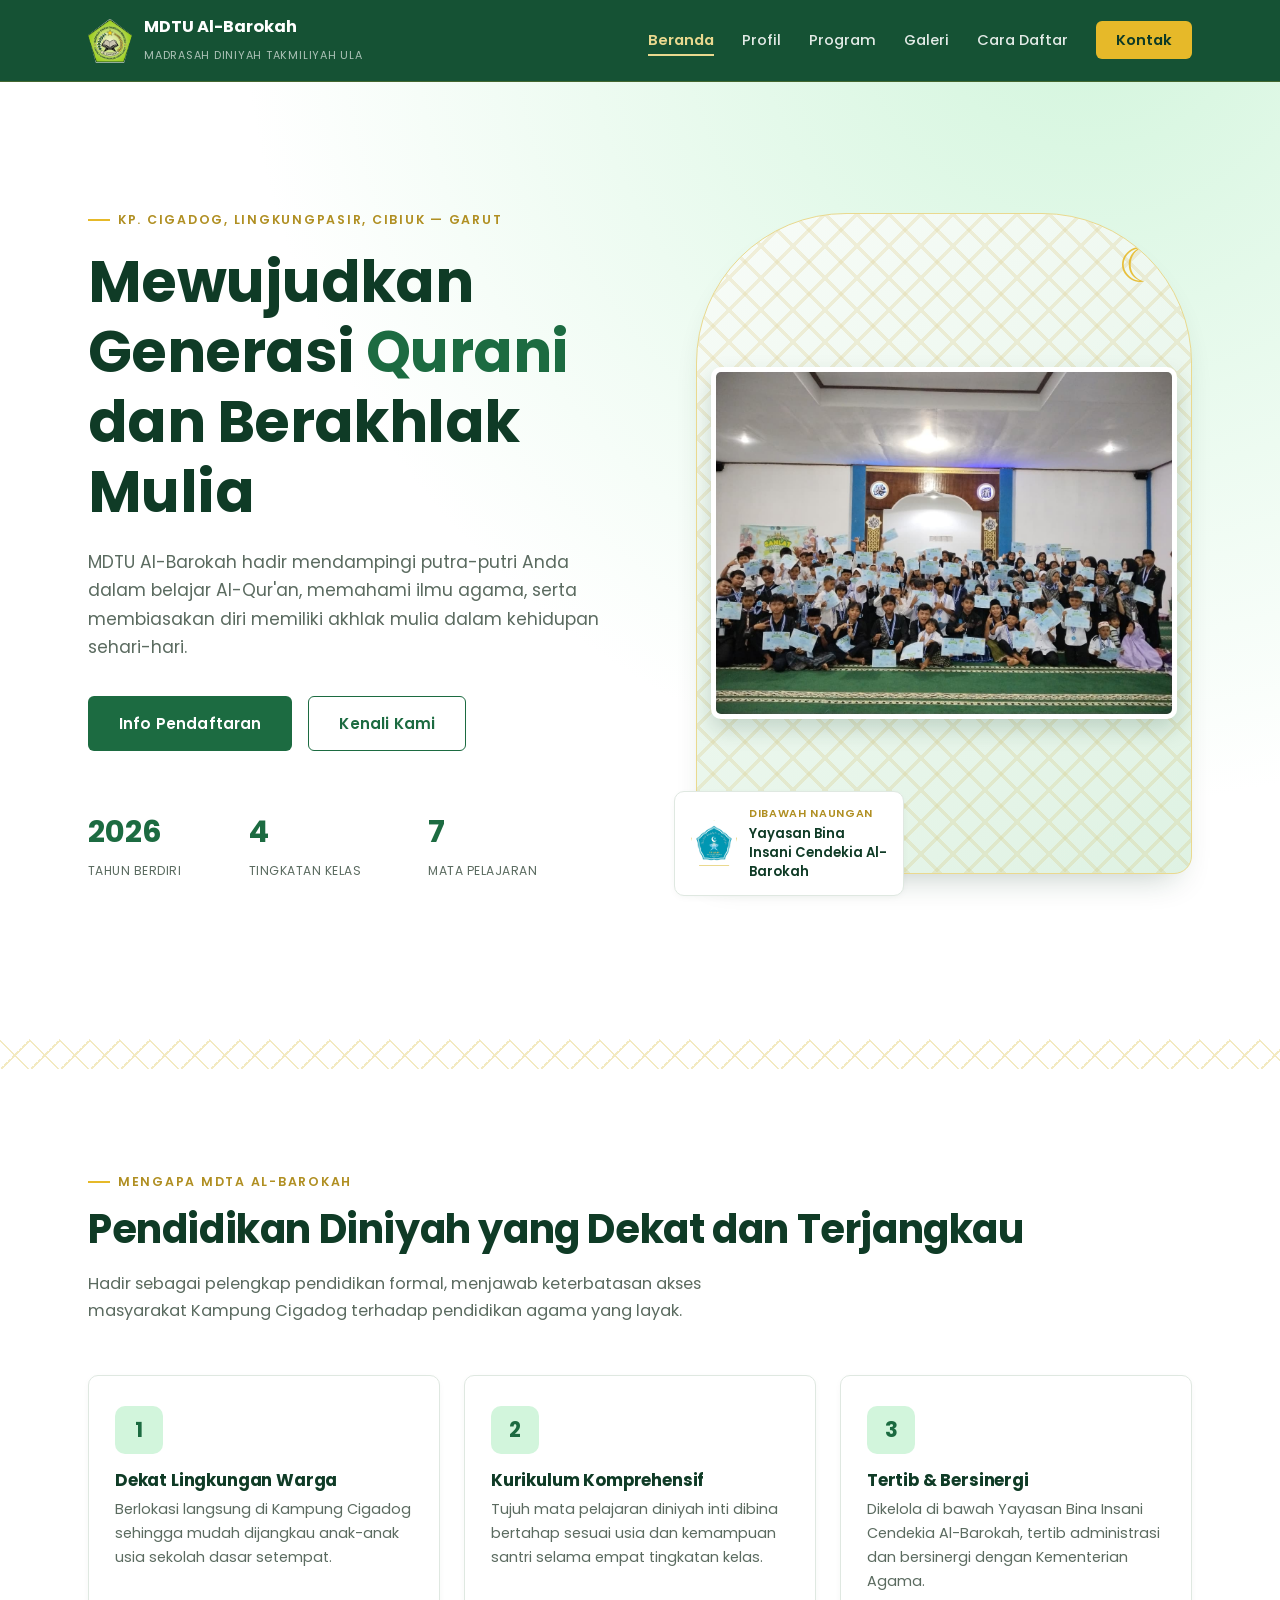
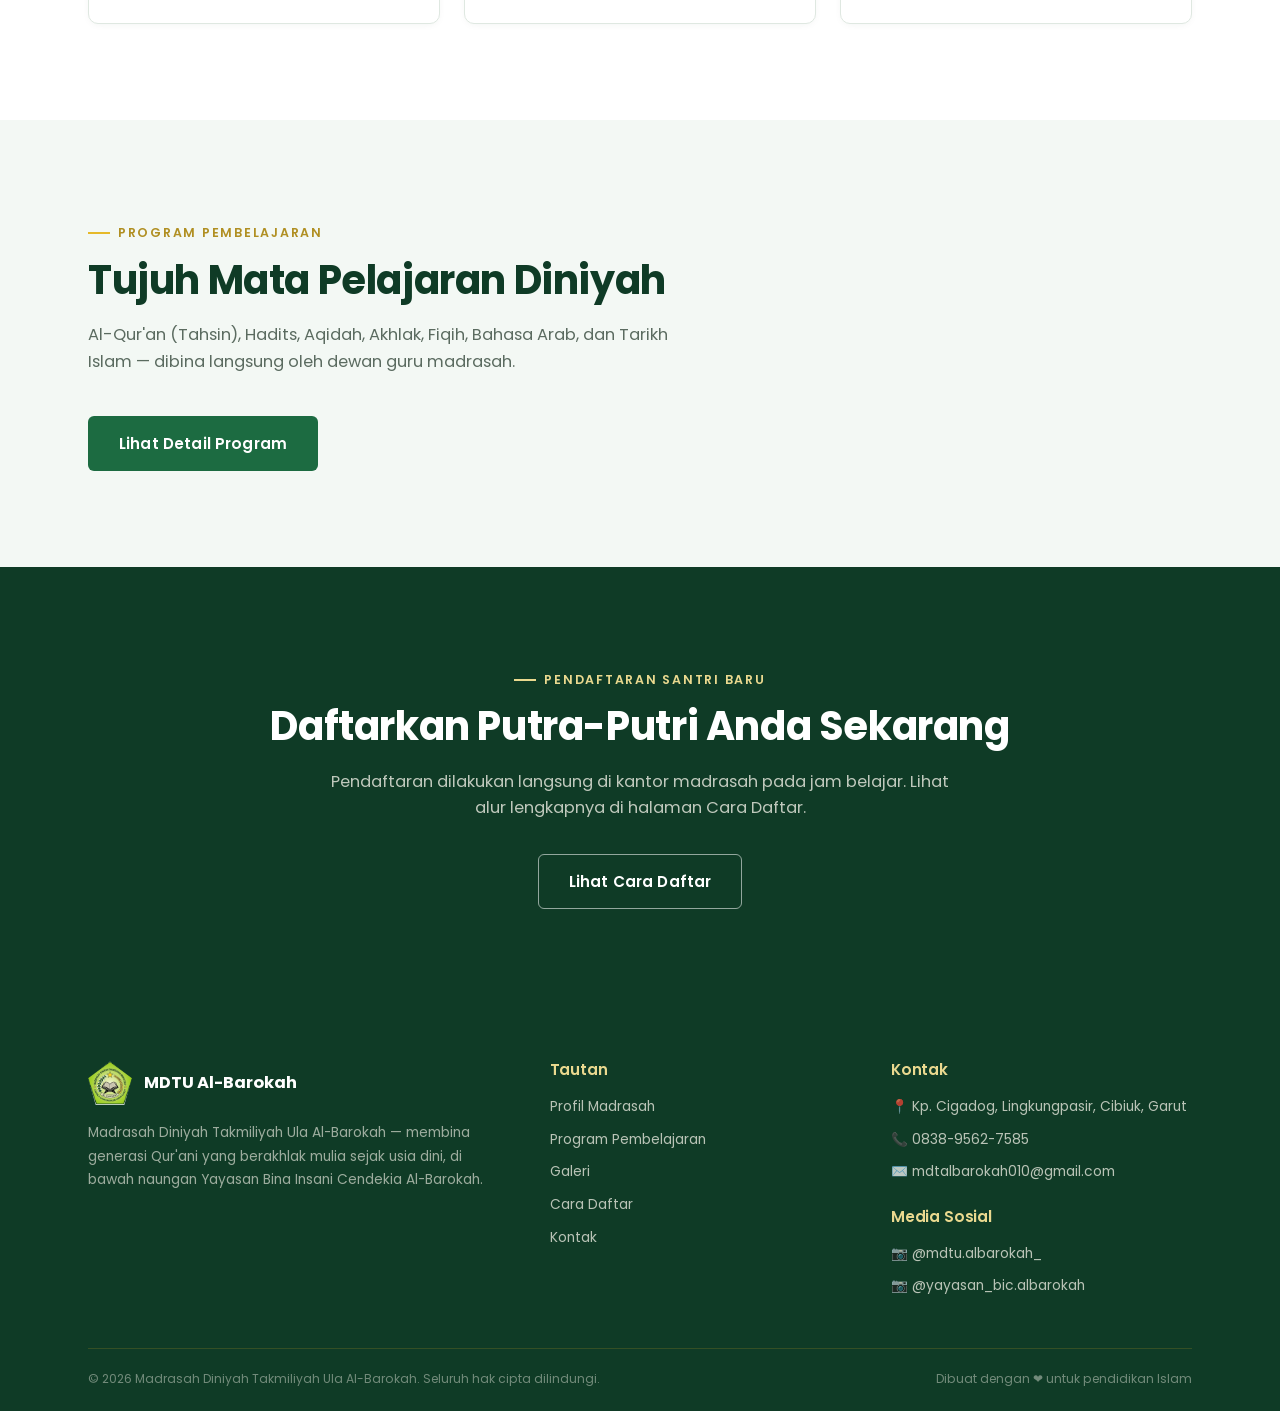
<file: index.html>
<!DOCTYPE html>
<html lang="id">
<head>
<meta charset="UTF-8">
<meta name="viewport" content="width=device-width, initial-scale=1.0">
<title>MDTU Al-Barokah — Beranda</title>
<meta name="description" content="Madrasah Diniyah Takmiliyah Ula Al-Barokah, Kp. Cigadog, Lingkungpasir, Cibiuk, Garut.">
<link rel="preconnect" href="https://fonts.googleapis.com">
<link rel="preconnect" href="https://fonts.gstatic.com" crossorigin>
<link href="https://fonts.googleapis.com/css2?family=Poppins:wght@300;400;500;600;700;800&display=swap" rel="stylesheet">
<link rel="stylesheet" href="css/style.css">
</head>
<body>

<header>
  <div class="nav-wrap">
    <a href="index.html" class="logo">
      <div class="logo-mark"><img src="assets/logo-mdta.jpeg" alt="Logo MDTA Al-Barokah"></div>
      <div class="logo-text">
        <span class="name">MDTU Al-Barokah</span>
        <span class="tagline">Madrasah Diniyah Takmiliyah Ula</span>
      </div>
    </a>
    <nav id="mainNav">
      <ul>
        <li><a href="index.html" class="active">Beranda</a></li>
        <li><a href="profil.html">Profil</a></li>
        <li><a href="program.html">Program</a></li>
        <li><a href="galeri.html">Galeri</a></li>
        <li><a href="pendaftaran.html">Cara Daftar</a></li>
        <li><a href="kontak.html" class="nav-cta">Kontak</a></li>
      </ul>
    </nav>
    <button class="burger" id="burger" aria-label="Buka menu"><span></span><span></span><span></span></button>
  </div>
</header>

<section class="hero">
  <div class="hero-inner">
    <div class="hero-text">
      <span class="eyebrow">Kp. Cigadog, Lingkungpasir, Cibiuk — Garut</span>
      <h1>Mewujudkan Generasi <em>Qurani</em> dan Berakhlak Mulia</h1>
      <p>MDTU Al-Barokah hadir mendampingi putra-putri Anda dalam belajar Al-Qur'an, memahami ilmu agama, serta membiasakan diri memiliki akhlak mulia dalam kehidupan sehari-hari.</p>
    <div class="hero-actions">
        <a href="pendaftaran.html" class="btn btn-green">Info Pendaftaran</a>
        <a href="profil.html" class="btn btn-outline">Kenali Kami</a>
      </div>
      <div class="hero-stats">
        <div><strong>2026</strong><span>Tahun Berdiri</span></div>
        <div><strong>4</strong><span>Tingkatan Kelas</span></div>
        <div><strong>7</strong><span>Mata Pelajaran</span></div>
      </div>
    </div>
<div class="hero-photo reveal">
  <div class="hero-frame">
    <img src="assets/beranda 1.png"
      alt="Gedung MDTA Al-Barokah">
  </div>

  <div class="hero-photo-badge">
  <div class="badge-logo">
    <img src="assets/logo-yayasan.png"
      alt="Logo Yayasan Bina Insani Cendekia Al-Barokah">
  </div>

  <p>
    <span>Dibawah naungan</span>
    Yayasan Bina Insani Cendekia Al-Barokah
  </p>
</div>
</div>
  </div>
</section>

<div class="lattice-divider"></div>

<section>
  <div class="container">
    <span class="eyebrow">Mengapa MDTA Al-Barokah</span>
    <h2 class="section-title">Pendidikan Diniyah yang Dekat dan Terjangkau</h2>
    <p class="section-sub">Hadir sebagai pelengkap pendidikan formal, menjawab keterbatasan akses masyarakat Kampung Cigadog terhadap pendidikan agama yang layak.</p>
    <div class="value-grid">
      <div class="value-card reveal">
        <div class="icon">1</div>
        <h4>Dekat Lingkungan Warga</h4>
        <p>Berlokasi langsung di Kampung Cigadog sehingga mudah dijangkau anak-anak usia sekolah dasar setempat.</p>
      </div>
      <div class="value-card reveal">
        <div class="icon">2</div>
        <h4>Kurikulum Komprehensif</h4>
        <p>Tujuh mata pelajaran diniyah inti dibina bertahap sesuai usia dan kemampuan santri selama empat tingkatan kelas.</p>
      </div>
      <div class="value-card reveal">
        <div class="icon">3</div>
        <h4>Tertib &amp; Bersinergi</h4>
        <p>Dikelola di bawah Yayasan Bina Insani Cendekia Al-Barokah, tertib administrasi dan bersinergi dengan Kementerian Agama.</p>
      </div>
    </div>
  </div>
</section>

<section class="bg-soft">
  <div class="container">
    <span class="eyebrow">Program Pembelajaran</span>
    <h2 class="section-title">Tujuh Mata Pelajaran Diniyah</h2>
    <p class="section-sub">Al-Qur'an (Tahsin), Hadits, Aqidah, Akhlak, Fiqih, Bahasa Arab, dan Tarikh Islam — dibina langsung oleh dewan guru madrasah.</p>
    <div style="margin-top:40px;">
      <a href="program.html" class="btn btn-green">Lihat Detail Program</a>
    </div>
  </div>
</section>

<section class="daftar">
  <div class="container" style="text-align:center;">
    <span class="eyebrow" style="justify-content:center;">Pendaftaran Santri Baru</span>
    <h2 class="section-title" style="color:#fff;">Daftarkan Putra-Putri Anda Sekarang</h2>
    <p class="section-sub" style="margin:0 auto 32px;">Pendaftaran dilakukan langsung di kantor madrasah pada jam belajar. Lihat alur lengkapnya di halaman Cara Daftar.</p>
    <a href="pendaftaran.html" class="btn btn-outline-light">Lihat Cara Daftar</a>
  </div>
</section>

<footer>
  <div class="container">
    <div class="footer-grid">
      <div>
        <a href="index.html" class="logo" style="margin-bottom:16px;">
          <div class="logo-mark"><img src="assets/logo-mdta.jpeg" alt="Logo MDTA Al-Barokah"></div>
          <div class="logo-text"><span class="name">MDTU Al-Barokah</span></div>
        </a>
        <p>Madrasah Diniyah Takmiliyah Ula Al-Barokah — membina generasi Qur'ani yang berakhlak mulia sejak usia dini, di bawah naungan Yayasan Bina Insani Cendekia Al-Barokah.</p>
      </div>
      <div>
        <h4>Tautan</h4>
        <ul>
          <li><a href="profil.html">Profil Madrasah</a></li>
          <li><a href="program.html">Program Pembelajaran</a></li>
          <li><a href="galeri.html">Galeri</a></li>
          <li><a href="pendaftaran.html">Cara Daftar</a></li>
          <li><a href="kontak.html">Kontak</a></li>
        </ul>
      </div>
      <div>
        <h4>Kontak</h4>
        <ul class="kontak-footer-list">
          <li><span class="kontak-icon-item">📍</span> Kp. Cigadog, Lingkungpasir, Cibiuk, Garut</li>
          <li><span class="kontak-icon-item">📞</span> 0838-9562-7585</li>
          <li><span class="kontak-icon-item">✉️</span> mdtalbarokah010@gmail.com</li>
        </ul>
        <h4 style="margin-top:24px;">Media Sosial</h4>
        <ul class="kontak-footer-list">
          <li>
            <a href="https://www.instagram.com/mdtu.albarokah_/" target="_blank" rel="noopener">
              <span class="kontak-icon-item">📷</span> @mdtu.albarokah_
            </a>
          </li>
          <li>
            <a href="https://www.instagram.com/yayasan_bic.albarokah/" target="_blank" rel="noopener">
              <span class="kontak-icon-item">📷</span> @yayasan_bic.albarokah
            </a>
          </li>
        </ul>
      </div>
    </div>
    <div class="footer-bottom">
      <span>© 2026 Madrasah Diniyah Takmiliyah Ula Al-Barokah. Seluruh hak cipta dilindungi.</span>
      <span>Dibuat dengan ❤ untuk pendidikan Islam</span>
    </div>
  </div>
</footer>

<script src="js/main.js"></script>
</body>
</html>
</file>
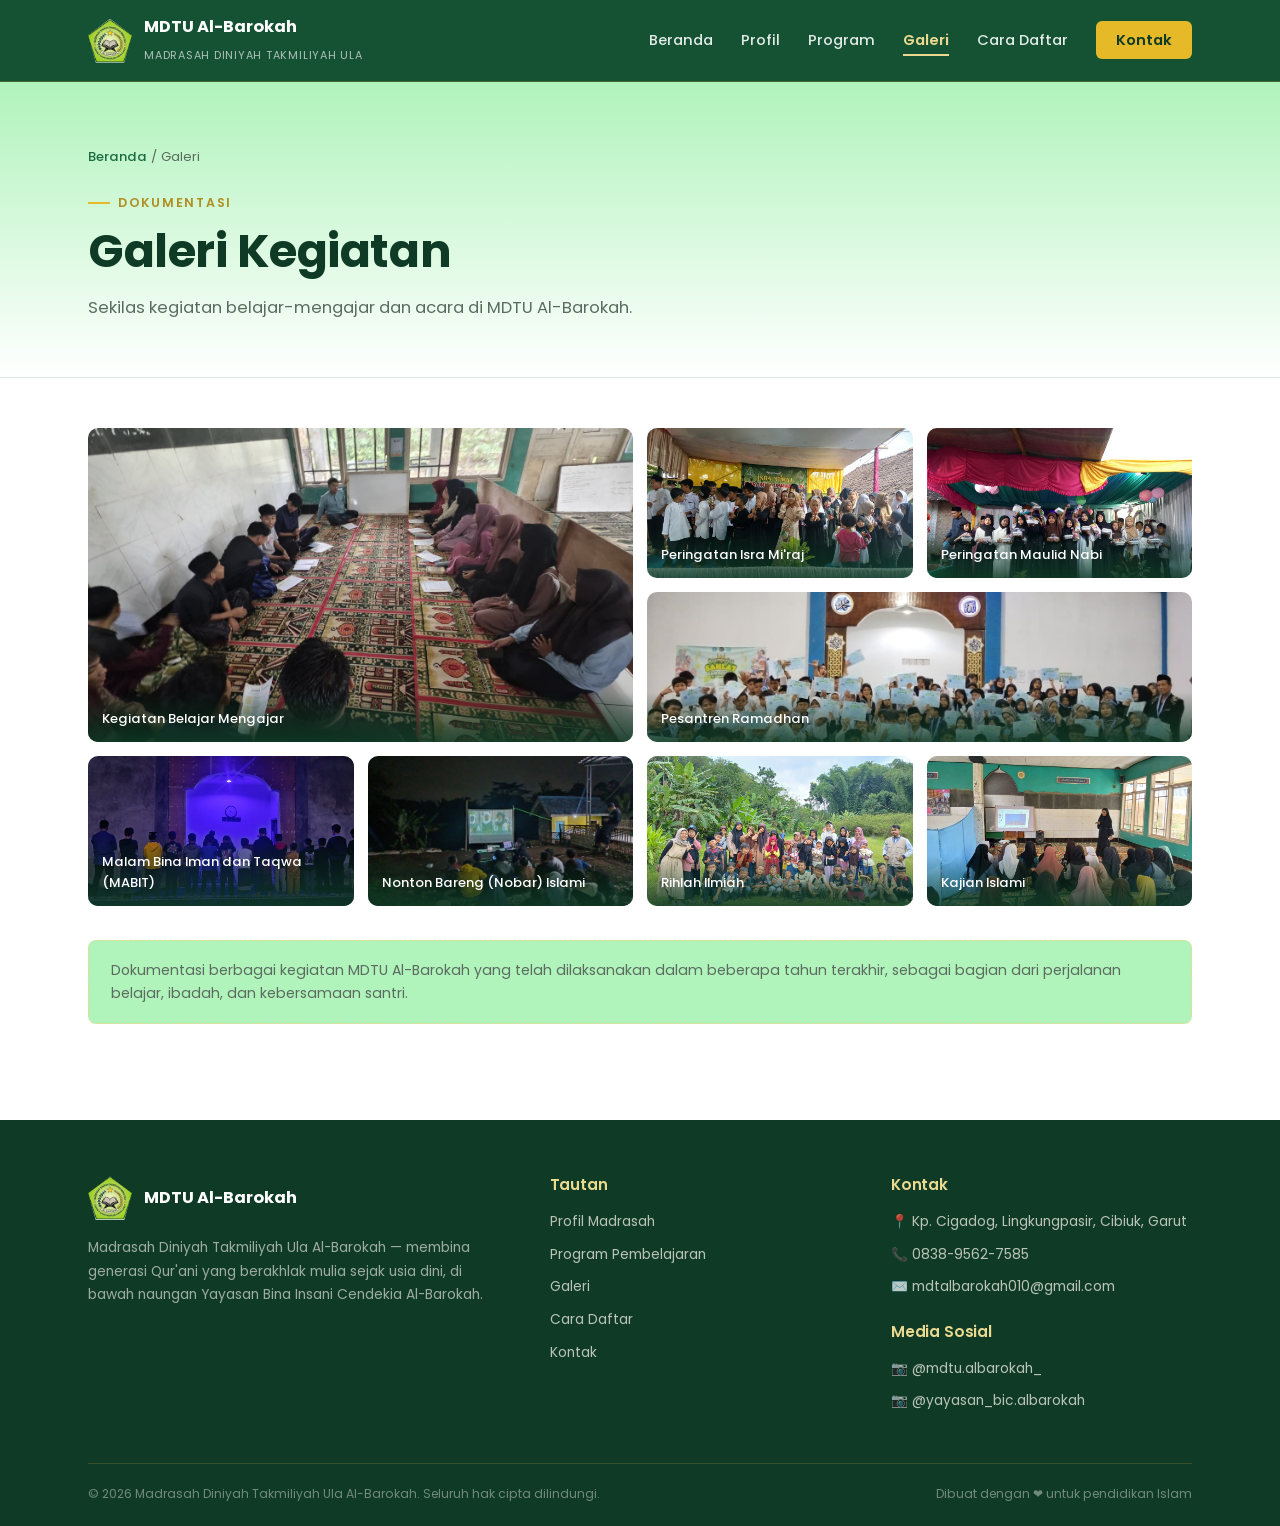
<file: galeri.html>
<!DOCTYPE html>
<html lang="id">
<head>
<meta charset="UTF-8">
<meta name="viewport" content="width=device-width, initial-scale=1.0">
<title>Galeri — MDTU Al-Barokah</title>
<link rel="preconnect" href="https://fonts.googleapis.com">
<link rel="preconnect" href="https://fonts.gstatic.com" crossorigin>
<link href="https://fonts.googleapis.com/css2?family=Poppins:wght@300;400;500;600;700;800&display=swap" rel="stylesheet">
<link rel="stylesheet" href="css/style.css">
</head>
<body>

<header>
  <div class="nav-wrap">
    <a href="index.html" class="logo">
      <div class="logo-mark"><img src="assets/logo-mdta.jpeg" alt="Logo MDTA Al-Barokah"></div>
      <div class="logo-text">
        <span class="name">MDTU Al-Barokah</span>
        <span class="tagline">Madrasah Diniyah Takmiliyah Ula</span>
      </div>
    </a>
    <nav id="mainNav">
      <ul>
        <li><a href="index.html">Beranda</a></li>
        <li><a href="profil.html">Profil</a></li>
        <li><a href="program.html">Program</a></li>
        <li><a href="galeri.html" class="active">Galeri</a></li>
        <li><a href="pendaftaran.html">Cara Daftar</a></li>
        <li><a href="kontak.html" class="nav-cta">Kontak</a></li>
      </ul>
    </nav>
    <button class="burger" id="burger" aria-label="Buka menu"><span></span><span></span><span></span></button>
  </div>
</header>

<div class="page-header">
  <div class="container">
    <div class="breadcrumb"><a href="index.html">Beranda</a> / Galeri</div>
    <span class="eyebrow">Dokumentasi</span>
    <h1>Galeri Kegiatan</h1>
    <p>Sekilas kegiatan belajar-mengajar dan acara di MDTU Al-Barokah.</p>
  </div>
</div>

<section>
  <div class="container">
    <div class="galeri-grid">

  <!-- Kegiatan Belajar Mengajar -->
  <div class="galeri-item reveal">
    <img src="assets/kbm.jpeg" alt="Kegiatan Belajar Mengajar" loading="lazy">
    <span>Kegiatan Belajar Mengajar</span>
  </div>

  <!-- Peringatan Isra Mi'raj -->
  <div class="galeri-item reveal">
    <img src="assets/isra'miraj.jpg" alt="Peringatan Isra Mi'raj" loading="lazy">
    <span>Peringatan Isra Mi'raj</span>
  </div>

  <!-- Peringatan Maulid Nabi -->
  <div class="galeri-item reveal">
    <img src="assets/maulid.jpeg" alt="Peringatan Maulid Nabi" loading="lazy">
    <span>Peringatan Maulid Nabi</span>
  </div>

  <!-- Pesantren Ramadhan -->
  <div class="galeri-item reveal">
    <img src="assets/paskil.jpeg" alt="Pesantren Ramadhan" loading="lazy">
    <span>Pesantren Ramadhan</span>
  </div>

  <!-- MABIT -->
  <div class="galeri-item reveal">
    <img src="assets/mabit.jpg" alt="Malam Bina Iman dan Taqwa (MABIT)" loading="lazy">
    <span>Malam Bina Iman dan Taqwa (MABIT)</span>
  </div>

  <!-- Nonton Bareng -->
  <div class="galeri-item reveal">
    <img src="assets/nobar.jpeg" alt="Nonton Bareng Islami" loading="lazy">
    <span>Nonton Bareng (Nobar) Islami</span>
  </div>

  <!-- Rihlah Ilmiah -->
  <div class="galeri-item reveal">
    <img src="assets/rihlah.jpg" alt="Rihlah Ilmiah" loading="lazy">
    <span>Rihlah Ilmiah</span>
  </div>

  <!-- Kajian Islami -->
  <div class="galeri-item reveal">
    <img src="assets/kajian.jpg" alt="Kajian Islami" loading="lazy">
    <span>Kajian Islami</span>
  </div>

</div>
    <p class="galeri-note">
  Dokumentasi berbagai kegiatan MDTU Al-Barokah yang telah dilaksanakan
  dalam beberapa tahun terakhir, sebagai bagian dari perjalanan belajar,
  ibadah, dan kebersamaan santri.
</p>
  </div>
</section>

<footer>
  <div class="container">
    <div class="footer-grid">
      <div>
        <a href="index.html" class="logo" style="margin-bottom:16px;">
          <div class="logo-mark"><img src="assets/logo-mdta.jpeg" alt="Logo MDTA Al-Barokah"></div>
          <div class="logo-text"><span class="name">MDTU Al-Barokah</span></div>
        </a>
        <p>Madrasah Diniyah Takmiliyah Ula Al-Barokah — membina generasi Qur'ani yang berakhlak mulia sejak usia dini, di bawah naungan Yayasan Bina Insani Cendekia Al-Barokah.</p>
      </div>
      <div>
        <h4>Tautan</h4>
        <ul>
          <li><a href="profil.html">Profil Madrasah</a></li>
          <li><a href="program.html">Program Pembelajaran</a></li>
          <li><a href="galeri.html">Galeri</a></li>
          <li><a href="pendaftaran.html">Cara Daftar</a></li>
          <li><a href="kontak.html">Kontak</a></li>
        </ul>
      </div>
      <div>
        <h4>Kontak</h4>
        <ul class="kontak-footer-list">
          <li><span class="kontak-icon-item">📍</span> Kp. Cigadog, Lingkungpasir, Cibiuk, Garut</li>
          <li><span class="kontak-icon-item">📞</span> 0838-9562-7585</li>
          <li><span class="kontak-icon-item">✉️</span> mdtalbarokah010@gmail.com</li>
        </ul>
        <h4 style="margin-top:24px;">Media Sosial</h4>
        <ul class="kontak-footer-list">
          <li>
            <a href="https://www.instagram.com/mdtu.albarokah_/" target="_blank" rel="noopener">
              <span class="kontak-icon-item">📷</span> @mdtu.albarokah_
            </a>
          </li>
          <li>
            <a href="https://www.instagram.com/yayasan_bic.albarokah/" target="_blank" rel="noopener">
              <span class="kontak-icon-item">📷</span> @yayasan_bic.albarokah
            </a>
          </li>
        </ul>
      </div>
    </div>
    <div class="footer-bottom">
      <span>© 2026 Madrasah Diniyah Takmiliyah Ula Al-Barokah. Seluruh hak cipta dilindungi.</span>
      <span>Dibuat dengan ❤ untuk pendidikan Islam</span>
    </div>
  </div>
</footer>
<script src="js/main.js"></script>
</body>
</html>
</file>
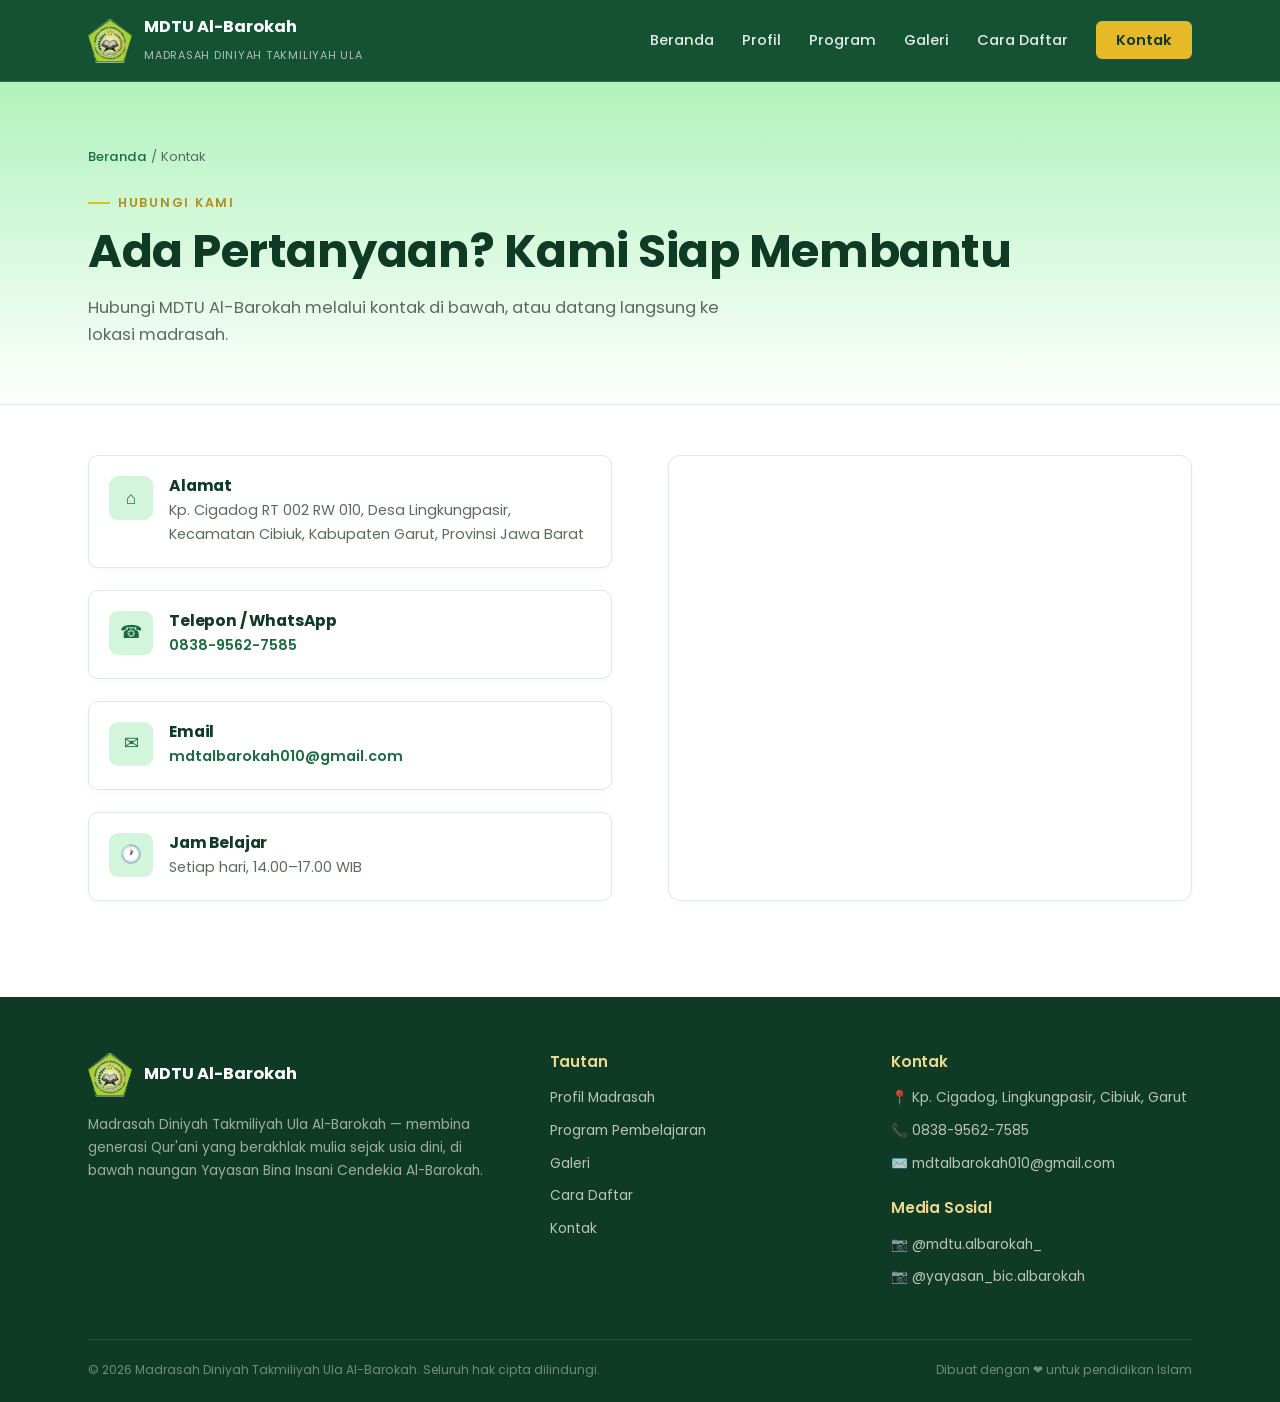
<file: kontak.html>
<!DOCTYPE html>
<html lang="id">
<head>
<meta charset="UTF-8">
<meta name="viewport" content="width=device-width, initial-scale=1.0">
<title>Kontak — MDTU Al-Barokah</title>
<link rel="preconnect" href="https://fonts.googleapis.com">
<link rel="preconnect" href="https://fonts.gstatic.com" crossorigin>
<link href="https://fonts.googleapis.com/css2?family=Poppins:wght@300;400;500;600;700;800&display=swap" rel="stylesheet">
<link rel="stylesheet" href="css/style.css">
</head>
<body>

<header>
  <div class="nav-wrap">
    <a href="index.html" class="logo">
      <div class="logo-mark"><img src="assets/logo-mdta.jpeg" alt="Logo MDTA Al-Barokah"></div>
      <div class="logo-text">
        <span class="name">MDTU Al-Barokah</span>
        <span class="tagline">Madrasah Diniyah Takmiliyah Ula</span>
      </div>
    </a>
    <nav id="mainNav">
      <ul>
        <li><a href="index.html">Beranda</a></li>
        <li><a href="profil.html">Profil</a></li>
        <li><a href="program.html">Program</a></li>
        <li><a href="galeri.html">Galeri</a></li>
        <li><a href="pendaftaran.html">Cara Daftar</a></li>
        <li><a href="kontak.html" class="nav-cta active">Kontak</a></li>
      </ul>
    </nav>
    <button class="burger" id="burger" aria-label="Buka menu"><span></span><span></span><span></span></button>
  </div>
</header>

<div class="page-header">
  <div class="container">
    <div class="breadcrumb"><a href="index.html">Beranda</a> / Kontak</div>
    <span class="eyebrow">Hubungi Kami</span>
    <h1>Ada Pertanyaan? Kami Siap Membantu</h1>
    <p>Hubungi MDTU Al-Barokah melalui kontak di bawah, atau datang langsung ke lokasi madrasah.</p>
  </div>
</div>

<section>
  <div class="container">
    <div class="kontak-grid">
      <div class="kontak-list reveal">
        <div class="kontak-item">
          <div class="kontak-icon">⌂</div>
          <div>
            <h4>Alamat</h4>
            <p>Kp. Cigadog RT 002 RW 010, Desa Lingkungpasir, Kecamatan Cibiuk, Kabupaten Garut, Provinsi Jawa Barat</p>
          </div>
        </div>
        <div class="kontak-item">
          <div class="kontak-icon">☎</div>
          <div>
            <h4>Telepon / WhatsApp</h4>
            <p><a href="https://wa.me/6283895627585" target="_blank" rel="noopener">0838-9562-7585</a></p>
          </div>
        </div>
        <div class="kontak-item">
          <div class="kontak-icon">✉</div>
          <div>
            <h4>Email</h4>
            <p><a href="mailto:mdtalbarokah010@gmail.com">mdtalbarokah010@gmail.com</a></p>
          </div>
        </div>
        <div class="kontak-item">
          <div class="kontak-icon">🕐</div>
          <div>
            <h4>Jam Belajar</h4>
            <p>Setiap hari, 14.00–17.00 WIB</p>
          </div>
        </div>
      </div>
      <div class="map-box reveal">
        <iframe src="https://www.google.com/maps?q=WWXH%2BCR2+Masjid+Al-Barokah,+Cigadog+Asem,+Lingkungpasir,+Kec.+Cibiuk,+Kabupaten+Garut,+Jawa+Barat+44193&output=embed" width="100%" height="100%" style="border:0;min-height:280px;" allowfullscreen="" loading="lazy" referrerpolicy="no-referrer-when-downgrade"></iframe>
      </div>
    </div>
  </div>
</section>

<footer>
  <div class="container">
    <div class="footer-grid">
      <div>
        <a href="index.html" class="logo" style="margin-bottom:16px;">
          <div class="logo-mark"><img src="assets/logo-mdta.jpeg" alt="Logo MDTA Al-Barokah"></div>
          <div class="logo-text"><span class="name">MDTU Al-Barokah</span></div>
        </a>
        <p>Madrasah Diniyah Takmiliyah Ula Al-Barokah — membina generasi Qur'ani yang berakhlak mulia sejak usia dini, di bawah naungan Yayasan Bina Insani Cendekia Al-Barokah.</p>
      </div>
      <div>
        <h4>Tautan</h4>
        <ul>
          <li><a href="profil.html">Profil Madrasah</a></li>
          <li><a href="program.html">Program Pembelajaran</a></li>
          <li><a href="galeri.html">Galeri</a></li>
          <li><a href="pendaftaran.html">Cara Daftar</a></li>
          <li><a href="kontak.html">Kontak</a></li>
        </ul>
      </div>
      <div>
        <h4>Kontak</h4>
        <ul class="kontak-footer-list">
          <li><span class="kontak-icon-item">📍</span> Kp. Cigadog, Lingkungpasir, Cibiuk, Garut</li>
          <li><span class="kontak-icon-item">📞</span> 0838-9562-7585</li>
          <li><span class="kontak-icon-item">✉️</span> mdtalbarokah010@gmail.com</li>
        </ul>
        <h4 style="margin-top:24px;">Media Sosial</h4>
        <ul class="kontak-footer-list">
          <li>
            <a href="https://www.instagram.com/mdtu.albarokah_/" target="_blank" rel="noopener">
              <span class="kontak-icon-item">📷</span> @mdtu.albarokah_
            </a>
          </li>
          <li>
            <a href="https://www.instagram.com/yayasan_bic.albarokah/" target="_blank" rel="noopener">
              <span class="kontak-icon-item">📷</span> @yayasan_bic.albarokah
            </a>
          </li>
        </ul>
      </div>
    </div>
    <div class="footer-bottom">
      <span>© 2026 Madrasah Diniyah Takmiliyah Ula Al-Barokah. Seluruh hak cipta dilindungi.</span>
      <span>Dibuat dengan ❤ untuk pendidikan Islam</span>
    </div>
  </div>
</footer>

<script src="js/main.js"></script>
</body>
</html>
</file>
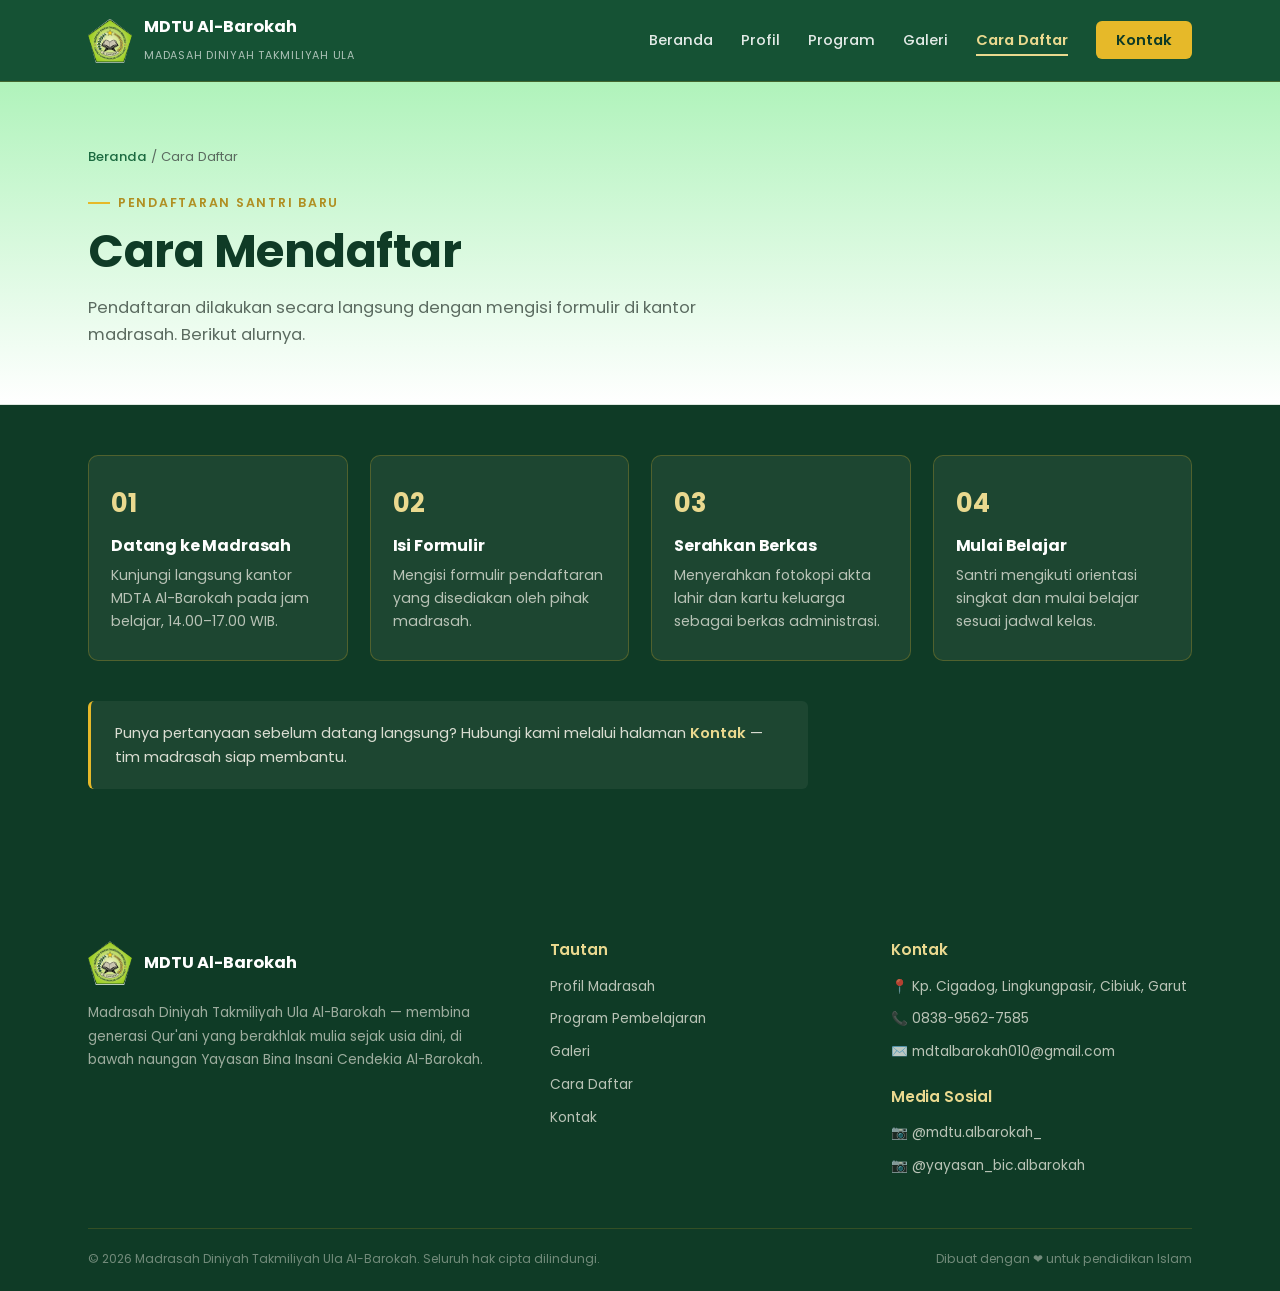
<file: pendaftaran.html>
<!DOCTYPE html>
<html lang="id">
<head>
<meta charset="UTF-8">
<meta name="viewport" content="width=device-width, initial-scale=1.0">
<title>Cara Daftar — MDTU Al-Barokah</title>
<link rel="preconnect" href="https://fonts.googleapis.com">
<link rel="preconnect" href="https://fonts.gstatic.com" crossorigin>
<link href="https://fonts.googleapis.com/css2?family=Poppins:wght@300;400;500;600;700;800&display=swap" rel="stylesheet">
<link rel="stylesheet" href="css/style.css">
</head>
<body>

<header>
  <div class="nav-wrap">
    <a href="index.html" class="logo">
      <div class="logo-mark"><img src="assets/logo-mdta.jpeg" alt="Logo MDTA Al-Barokah"></div>
      <div class="logo-text">
        <span class="name">MDTU Al-Barokah</span>
        <span class="tagline">Madasah Diniyah Takmiliyah Ula</span>
      </div>
    </a>
    <nav id="mainNav">
      <ul>
        <li><a href="index.html">Beranda</a></li>
        <li><a href="profil.html">Profil</a></li>
        <li><a href="program.html">Program</a></li>
        <li><a href="galeri.html">Galeri</a></li>
        <li><a href="pendaftaran.html" class="active">Cara Daftar</a></li>
        <li><a href="kontak.html" class="nav-cta">Kontak</a></li>
      </ul>
    </nav>
    <button class="burger" id="burger" aria-label="Buka menu"><span></span><span></span><span></span></button>
  </div>
</header>

<div class="page-header">
  <div class="container">
    <div class="breadcrumb"><a href="index.html">Beranda</a> / Cara Daftar</div>
    <span class="eyebrow">Pendaftaran Santri Baru</span>
    <h1>Cara Mendaftar</h1>
    <p>Pendaftaran dilakukan secara langsung dengan mengisi formulir di kantor madrasah. Berikut alurnya.</p>
  </div>
</div>

<section class="daftar">
  <div class="container">
    <div class="daftar-steps">
      <div class="step-card reveal">
        <span class="step-num">01</span>
        <h4>Datang ke Madrasah</h4>
        <p>Kunjungi langsung kantor MDTA Al-Barokah pada jam belajar, 14.00–17.00 WIB.</p>
      </div>
      <div class="step-card reveal">
        <span class="step-num">02</span>
        <h4>Isi Formulir</h4>
        <p>Mengisi formulir pendaftaran yang disediakan oleh pihak madrasah.</p>
      </div>
      <div class="step-card reveal">
        <span class="step-num">03</span>
        <h4>Serahkan Berkas</h4>
        <p>Menyerahkan fotokopi akta lahir dan kartu keluarga sebagai berkas administrasi.</p>
      </div>
      <div class="step-card reveal">
        <span class="step-num">04</span>
        <h4>Mulai Belajar</h4>
        <p>Santri mengikuti orientasi singkat dan mulai belajar sesuai jadwal kelas.</p>
      </div>
    </div>
    <p class="daftar-note">Punya pertanyaan sebelum datang langsung? Hubungi kami melalui halaman <a href="kontak.html" style="color:var(--gold-light);font-weight:600;">Kontak</a> — tim madrasah siap membantu.</p>
  </div>
</section>

<footer>
  <div class="container">
    <div class="footer-grid">
      <div>
        <a href="index.html" class="logo" style="margin-bottom:16px;">
          <div class="logo-mark"><img src="assets/logo-mdta.jpeg" alt="Logo MDTA Al-Barokah"></div>
          <div class="logo-text"><span class="name">MDTU Al-Barokah</span></div>
        </a>
        <p>Madrasah Diniyah Takmiliyah Ula Al-Barokah — membina generasi Qur'ani yang berakhlak mulia sejak usia dini, di bawah naungan Yayasan Bina Insani Cendekia Al-Barokah.</p>
      </div>
      <div>
        <h4>Tautan</h4>
        <ul>
          <li><a href="profil.html">Profil Madrasah</a></li>
          <li><a href="program.html">Program Pembelajaran</a></li>
          <li><a href="galeri.html">Galeri</a></li>
          <li><a href="pendaftaran.html">Cara Daftar</a></li>
          <li><a href="kontak.html">Kontak</a></li>
        </ul>
      </div>
      <div>
        <h4>Kontak</h4>
        <ul class="kontak-footer-list">
          <li><span class="kontak-icon-item">📍</span> Kp. Cigadog, Lingkungpasir, Cibiuk, Garut</li>
          <li><span class="kontak-icon-item">📞</span> 0838-9562-7585</li>
          <li><span class="kontak-icon-item">✉️</span> mdtalbarokah010@gmail.com</li>
        </ul>
        <h4 style="margin-top:24px;">Media Sosial</h4>
        <ul class="kontak-footer-list">
          <li>
            <a href="https://www.instagram.com/mdtu.albarokah_/" target="_blank" rel="noopener">
              <span class="kontak-icon-item">📷</span> @mdtu.albarokah_
            </a>
          </li>
          <li>
            <a href="https://www.instagram.com/yayasan_bic.albarokah/" target="_blank" rel="noopener">
              <span class="kontak-icon-item">📷</span> @yayasan_bic.albarokah
            </a>
          </li>
        </ul>
      </div>
    </div>
    <div class="footer-bottom">
      <span>© 2026 Madrasah Diniyah Takmiliyah Ula Al-Barokah. Seluruh hak cipta dilindungi.</span>
      <span>Dibuat dengan ❤ untuk pendidikan Islam</span>
    </div>
  </div>
</footer>

<script src="js/main.js"></script>
</body>
</html>
</file>
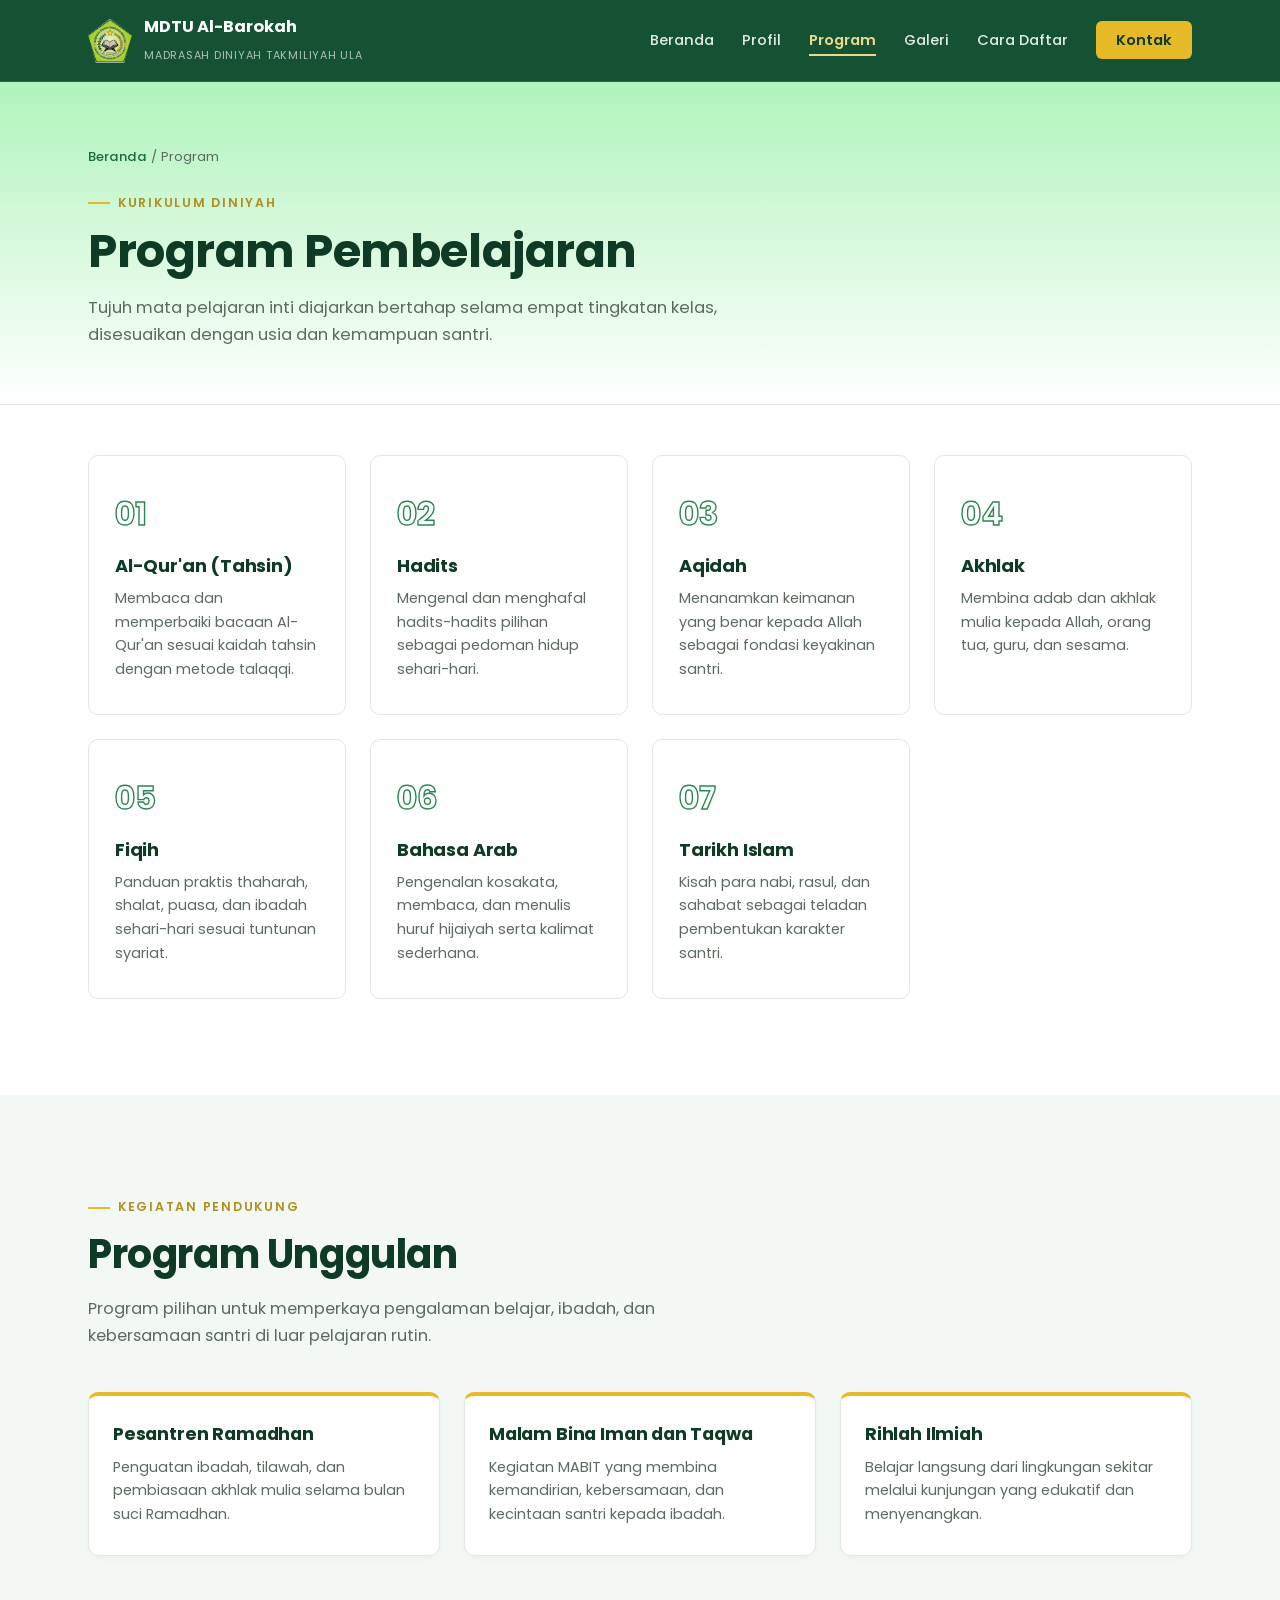
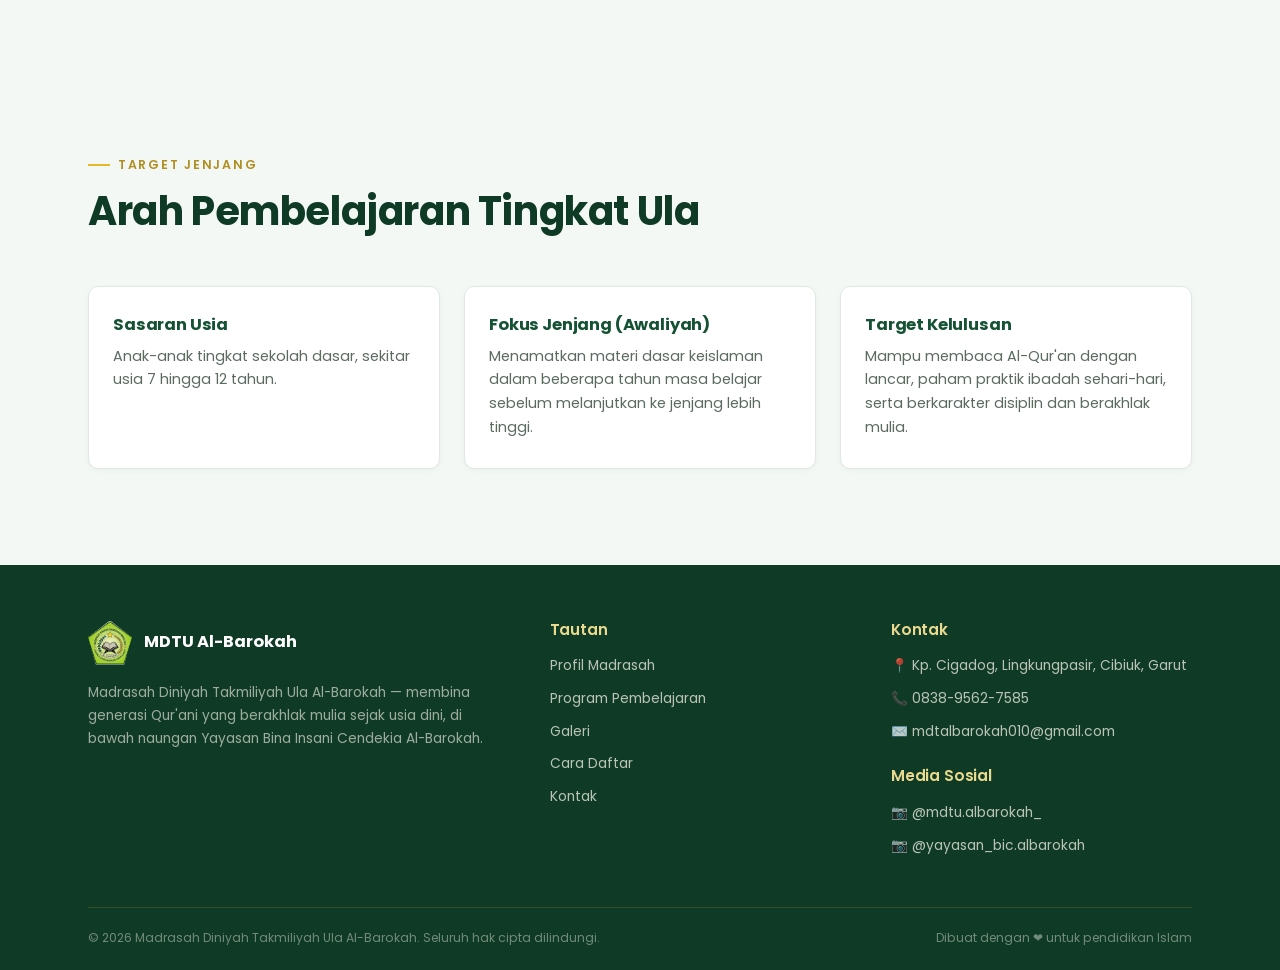
<file: program.html>
<!DOCTYPE html>
<html lang="id">
<head>
<meta charset="UTF-8">
<meta name="viewport" content="width=device-width, initial-scale=1.0">
<title>Program Pembelajaran — MDTA Al-Barokah</title>
<link rel="preconnect" href="https://fonts.googleapis.com">
<link rel="preconnect" href="https://fonts.gstatic.com" crossorigin>
<link href="https://fonts.googleapis.com/css2?family=Poppins:wght@300;400;500;600;700;800&display=swap" rel="stylesheet">
<link rel="stylesheet" href="css/style.css">
</head>
<body>

<header>
  <div class="nav-wrap">
    <a href="index.html" class="logo">
      <div class="logo-mark"><img src="assets/logo-mdta.jpeg" alt="Logo MDTA Al-Barokah"></div>
      <div class="logo-text">
        <span class="name">MDTU Al-Barokah</span>
        <span class="tagline">Madrasah Diniyah Takmiliyah Ula</span>
      </div>
    </a>
    <nav id="mainNav">
      <ul>
        <li><a href="index.html">Beranda</a></li>
        <li><a href="profil.html">Profil</a></li>
        <li><a href="program.html" class="active">Program</a></li>
        <li><a href="galeri.html">Galeri</a></li>
        <li><a href="pendaftaran.html">Cara Daftar</a></li>
        <li><a href="kontak.html" class="nav-cta">Kontak</a></li>
      </ul>
    </nav>
    <button class="burger" id="burger" aria-label="Buka menu"><span></span><span></span><span></span></button>
  </div>
</header>

<div class="page-header">
  <div class="container">
    <div class="breadcrumb"><a href="index.html">Beranda</a> / Program</div>
    <span class="eyebrow">Kurikulum Diniyah</span>
    <h1>Program Pembelajaran</h1>
    <p>Tujuh mata pelajaran inti diajarkan bertahap selama empat tingkatan kelas, disesuaikan dengan usia dan kemampuan santri.</p>
  </div>
</div>

<section class="program-section">
  <div class="container">
    <div class="program-grid">
      <div class="program-card reveal">
        <span class="program-num">01</span>
        <h3>Al-Qur'an (Tahsin)</h3>
        <p>Membaca dan memperbaiki bacaan Al-Qur'an sesuai kaidah tahsin dengan metode talaqqi.</p>
      </div>
      <div class="program-card reveal">
        <span class="program-num">02</span>
        <h3>Hadits</h3>
        <p>Mengenal dan menghafal hadits-hadits pilihan sebagai pedoman hidup sehari-hari.</p>
      </div>
      <div class="program-card reveal">
        <span class="program-num">03</span>
        <h3>Aqidah</h3>
        <p>Menanamkan keimanan yang benar kepada Allah sebagai fondasi keyakinan santri.</p>
      </div>
      <div class="program-card reveal">
        <span class="program-num">04</span>
        <h3>Akhlak</h3>
        <p>Membina adab dan akhlak mulia kepada Allah, orang tua, guru, dan sesama.</p>
      </div>
      <div class="program-card reveal">
        <span class="program-num">05</span>
        <h3>Fiqih</h3>
        <p>Panduan praktis thaharah, shalat, puasa, dan ibadah sehari-hari sesuai tuntunan syariat.</p>
      </div>
      <div class="program-card reveal">
        <span class="program-num">06</span>
        <h3>Bahasa Arab</h3>
        <p>Pengenalan kosakata, membaca, dan menulis huruf hijaiyah serta kalimat sederhana.</p>
      </div>
      <div class="program-card reveal">
        <span class="program-num">07</span>
        <h3>Tarikh Islam</h3>
        <p>Kisah para nabi, rasul, dan sahabat sebagai teladan pembentukan karakter santri.</p>
      </div>
    </div>
  </div>
</section>

<section class="bg-soft">
  <div class="container">
    <span class="eyebrow">Kegiatan Pendukung</span>
    <h2 class="section-title">Program Unggulan</h2>
    <p class="section-sub">Program pilihan untuk memperkaya pengalaman belajar, ibadah, dan kebersamaan santri di luar pelajaran rutin.</p>
    <div class="unggulan-grid">
      <article class="unggulan-card reveal"><h3>Pesantren Ramadhan</h3><p>Penguatan ibadah, tilawah, dan pembiasaan akhlak mulia selama bulan suci Ramadhan.</p></article>
      <article class="unggulan-card reveal"><h3>Malam Bina Iman dan Taqwa</h3><p>Kegiatan MABIT yang membina kemandirian, kebersamaan, dan kecintaan santri kepada ibadah.</p></article>
      <article class="unggulan-card reveal"><h3>Rihlah Ilmiah</h3><p>Belajar langsung dari lingkungan sekitar melalui kunjungan yang edukatif dan menyenangkan.</p></article>
    </div>
  </div>
</section>

<section class="bg-soft">
  <div class="container">
    <span class="eyebrow">Target Jenjang</span>
    <h2 class="section-title">Arah Pembelajaran Tingkat Ula</h2>
    <div class="jenjang-list">
      <div class="jenjang-card reveal">
        <h4>Sasaran Usia</h4>
        <p>Anak-anak tingkat sekolah dasar, sekitar usia 7 hingga 12 tahun.</p>
      </div>
      <div class="jenjang-card reveal">
        <h4>Fokus Jenjang (Awaliyah)</h4>
        <p>Menamatkan materi dasar keislaman dalam beberapa tahun masa belajar sebelum melanjutkan ke jenjang lebih tinggi.</p>
      </div>
      <div class="jenjang-card reveal">
        <h4>Target Kelulusan</h4>
        <p>Mampu membaca Al-Qur'an dengan lancar, paham praktik ibadah sehari-hari, serta berkarakter disiplin dan berakhlak mulia.</p>
      </div>
    </div>
  </div>
</section>

<footer>
  <div class="container">
    <div class="footer-grid">
      <div>
        <a href="index.html" class="logo" style="margin-bottom:16px;">
          <div class="logo-mark"><img src="assets/logo-mdta.jpeg" alt="Logo MDTA Al-Barokah"></div>
          <div class="logo-text"><span class="name">MDTU Al-Barokah</span></div>
        </a>
        <p>Madrasah Diniyah Takmiliyah Ula Al-Barokah — membina generasi Qur'ani yang berakhlak mulia sejak usia dini, di bawah naungan Yayasan Bina Insani Cendekia Al-Barokah.</p>
      </div>
      <div>
        <h4>Tautan</h4>
        <ul>
          <li><a href="profil.html">Profil Madrasah</a></li>
          <li><a href="program.html">Program Pembelajaran</a></li>
          <li><a href="galeri.html">Galeri</a></li>
          <li><a href="pendaftaran.html">Cara Daftar</a></li>
          <li><a href="kontak.html">Kontak</a></li>
        </ul>
      </div>
      <div>
        <h4>Kontak</h4>
        <ul class="kontak-footer-list">
          <li><span class="kontak-icon-item">📍</span> Kp. Cigadog, Lingkungpasir, Cibiuk, Garut</li>
          <li><span class="kontak-icon-item">📞</span> 0838-9562-7585</li>
          <li><span class="kontak-icon-item">✉️</span> mdtalbarokah010@gmail.com</li>
        </ul>
        <h4 style="margin-top:24px;">Media Sosial</h4>
        <ul class="kontak-footer-list">
          <li>
            <a href="https://www.instagram.com/mdtu.albarokah_/" target="_blank" rel="noopener">
              <span class="kontak-icon-item">📷</span> @mdtu.albarokah_
            </a>
          </li>
          <li>
            <a href="https://www.instagram.com/yayasan_bic.albarokah/" target="_blank" rel="noopener">
              <span class="kontak-icon-item">📷</span> @yayasan_bic.albarokah
            </a>
          </li>
        </ul>
      </div>
    </div>
    <div class="footer-bottom">
      <span>© 2026 Madrasah Diniyah Takmiliyah Ula Al-Barokah. Seluruh hak cipta dilindungi.</span>
      <span>Dibuat dengan ❤ untuk pendidikan Islam</span>
    </div>
  </div>
</footer>

<script src="js/main.js"></script>
</body>
</html>
</file>
<file: css/style.css>
/* ==========================================================
   MDTA Al-Barokah — Stylesheet Utama
   Palet: hijau zamrud segar + emas, latar terang, font Poppins
   ========================================================== */

:root{
  --bg:#FFFFFF;
  --bg-soft:#F3F8F4;
  --bg-soft-2:#EEF6F0;
  --green-900:#0F3B26;
  --green-800:#155234;
  --green-700:#1C6B41;
  --green-600:#2A8752;
  --green-500:#3CA164;
  --green-100:#d2f5dc;
  --green-050:#b0f3bb;
  --gold:#e6b929;
  --gold-600:#B08F22;
  --gold-light:#EAD98F;
  --cream:#FBF8EF;
  --text-dark:#182620;
  --text-muted:#5B6B60;
  --border:#DFE8E1;
  --shadow-sm:0 2px 10px -4px rgba(15,59,38,.10);
  --shadow-md:0 18px 34px -18px rgba(15,59,38,.30);
}

*{margin:0;padding:0;box-sizing:border-box;}
html{scroll-behavior:smooth;}
body{
  background:var(--bg);
  color:var(--text-dark);
  font-family:'Poppins',sans-serif;
  font-weight:400;
  line-height:1.65;
  overflow-x:hidden;
  -webkit-font-smoothing:antialiased;
}
h1,h2,h3,h4{
  font-family:'Poppins',sans-serif;
  font-weight:700;
  color:var(--green-900);
  line-height:1.22;
  letter-spacing:-.01em;
}
a{text-decoration:none;color:inherit;}
ul{list-style:none;}
img{max-width:100%;display:block;}
.container{max-width:1160px;margin:0 auto;padding:0 28px;}

.eyebrow{
  font-family:'Poppins',sans-serif;
  font-weight:600;
  text-transform:uppercase;
  color:var(--gold-600);
  letter-spacing:.14em;
  font-size:.78rem;
  margin-bottom:12px;
  display:inline-flex;
  align-items:center;
  gap:8px;
}
.eyebrow::before{
  content:'';width:22px;height:2px;background:var(--gold);display:inline-block;
}
.section-title{font-size:clamp(1.8rem,3.1vw,2.5rem);margin-bottom:18px;}
.section-sub{color:var(--text-muted);max-width:620px;font-size:1.02rem;}

.btn{
  display:inline-flex;align-items:center;gap:8px;
  padding:14px 30px;
  border-radius:6px;
  font-weight:600;
  font-size:.95rem;
  letter-spacing:.01em;
  cursor:pointer;
  border:1.5px solid transparent;
  transition:all .25s ease;
}
.btn-green{background:var(--green-700);color:#fff;}
.btn-green:hover{background:var(--green-800);transform:translateY(-2px);box-shadow:var(--shadow-md);}
.btn-outline{border-color:var(--green-700);color:var(--green-700);background:#fff;}
.btn-outline:hover{background:var(--green-050);}
.btn-outline-light{border-color:rgba(255,255,255,.55);color:#fff;}
.btn-outline-light:hover{background:rgba(255,255,255,.12);}

.lattice-divider{
  height:30px;
  background-repeat:repeat-x;
  background-size:30px 30px;
  background-image:
    linear-gradient(45deg, transparent 46%, var(--gold-light) 46%, var(--gold-light) 50%, transparent 50%),
    linear-gradient(-45deg, transparent 46%, var(--gold-light) 46%, var(--gold-light) 50%, transparent 50%);
  opacity:.55;
}

/* ---------- Header ---------- */
header{
  position:sticky;
  top:0;
  left:0;
  right:0;
  z-index:100;
  background:var(--green-800);
  border-bottom:1px solid rgba(201,162,39,.25);
}
/* Warna isi header hijau tua */
header .logo-text .name{
  color:#fff;
}

header .logo-text .tagline{
  color:rgba(255,255,255,.65);
}

header nav a{
  color:rgba(255,255,255,.88);
}

header nav a.active{
  color:var(--gold-light);
}

header nav a::after{
  background:var(--gold-light);
}

header nav a.nav-cta{
  background:var(--gold);
  color:var(--green-900);
}

header nav a.nav-cta:hover{
  background:var(--gold-light);
}

header .burger span{
  background:#fff;
}
.nav-wrap{
  display:flex;align-items:center;justify-content:space-between;
  padding:14px 28px;max-width:1160px;margin:0 auto;
}
.logo{display:flex;align-items:center;gap:12px;}
.logo-mark{
  width:44px;
  height:44px;
  overflow:hidden;
  flex-shrink:0;
  clip-path:polygon(50% 0,100% 38%,82% 100%,18% 100%,0 38%);
  background:#fff;
}
.logo-mark img{width:100%;height:100%;object-fit:cover;}
.logo-text .name{font-family:'Poppins',sans-serif;font-weight:700;font-size:1.02rem;display:block;color:var(--green-900);}
.logo-text .tagline{font-size:.68rem;letter-spacing:.07em;text-transform:uppercase;color:var(--text-muted);}
nav ul{display:flex;gap:28px;align-items:center;}
nav a{color:var(--text-dark);font-size:.92rem;font-weight:500;position:relative;padding:6px 0;}
nav a::after{content:'';position:absolute;left:0;bottom:0;width:0;height:2px;background:var(--gold);transition:width .25s ease;}
nav a:hover::after,nav a.active::after{width:100%;}
nav a.active{color:var(--green-700);font-weight:600;}
nav a.nav-cta{
  background:var(--green-700);color:#fff;padding:9px 20px;border-radius:6px;font-weight:600;
}
nav a.nav-cta::after{display:none;}
nav a.nav-cta:hover{background:var(--green-800);}
.burger{display:none;flex-direction:column;gap:5px;cursor:pointer;background:none;border:none;padding:6px;}
.burger span{width:24px;height:2px;background:var(--green-900);}

/* ---------- Page header (non-home hero) ---------- */
.page-header{
  background:linear-gradient(180deg,var(--green-050) 0%, var(--bg) 100%);
  padding:64px 0 56px;
  border-bottom:1px solid var(--border);
}
.page-header .eyebrow{margin-bottom:10px;}
.page-header h1{font-size:clamp(2rem,4vw,2.9rem);}
.page-header p{color:var(--text-muted);max-width:640px;margin-top:14px;font-size:1.03rem;}
.breadcrumb{font-size:.82rem;color:var(--text-muted);margin-bottom:18px;}
.breadcrumb a{color:var(--green-700);font-weight:500;}

/* ---------- Hero (Beranda) ---------- */
.hero{
  position:relative;
  background:
    radial-gradient(ellipse at 85% -10%, var(--green-100) 0%, transparent 55%),
    var(--bg);
  overflow:hidden;
}
.hero-inner{
  position:relative;z-index:2;
  max-width:1160px;margin:0 auto;padding:25px 28px 60px;
  display:grid;grid-template-columns:1.05fr .95fr;gap:60px;align-items:center;
}
.hero-text .eyebrow{margin-bottom:16px;}
.hero h1{
  font-size:clamp(2.3rem,4.6vw,3.6rem);
  max-width:600px;
  margin-bottom:20px;
}
.hero h1 em{color:var(--green-700);font-style:normal;}
.hero p{
  color:var(--text-muted);
  max-width:520px;font-size:1.08rem;margin-bottom:34px;
}
.hero-actions{display:flex;gap:16px;flex-wrap:wrap;}
.hero-stats{
  display:grid;grid-template-columns:repeat(4,auto);gap:36px;margin-top:56px;flex-wrap:wrap;
}
.hero-stats div strong{display:block;font-family:'Poppins',sans-serif;font-weight:700;font-size:1.9rem;color:var(--green-700);}
.hero-stats div span{font-size:.76rem;color:var(--text-muted);letter-spacing:.04em;text-transform:uppercase;}

.hero-photo{position:relative;}
.arch-frame{
  position:relative;
  aspect-ratio:3/4;
  background:var(--green-100);
  border-top-left-radius:180px;border-top-right-radius:180px;
  overflow:hidden;
  border:1px solid var(--gold-light);
  box-shadow:var(--shadow-md);
}
.arch-frame img{width:100%;height:100%;object-fit:cover;object-position:center;}
.arch-frame::before{
  content:'';position:absolute;inset:14px;
  border:1px solid rgba(201,162,39,.55);
  border-top-left-radius:170px;border-top-right-radius:170px;
  pointer-events:none;z-index:2;
}
.hero-photo-badge{
  position:absolute;bottom:-22px;left:-22px;
  background:#fff;border:1px solid var(--border);box-shadow:var(--shadow-sm);
  padding:16px 20px;border-radius:10px;
  display:flex;align-items:center;gap:12px;
  max-width:230px;
}
.hero-photo-badge p{font-size:.8rem;color:var(--text-muted);line-height:1.5;margin:0;}

/* ---------- generic section ---------- */
section{padding:96px 0;}
.bg-soft{background:var(--bg-soft);}

/* ---------- Profil ---------- */
.profil-grid{
  display:grid;grid-template-columns:.85fr 1.15fr;gap:64px;align-items:center;
}
.profil-text .lead{font-size:1.06rem;color:var(--text-muted);margin-bottom:28px;}
.vm-grid{display:grid;grid-template-columns:1fr 1fr;gap:22px;margin-top:8px;}
.vm-card{
  background:#fff;
  border:1px solid var(--border);
  border-top:3px solid var(--gold);
  border-radius:8px;
  padding:24px 24px;
  box-shadow:var(--shadow-sm);
}
.vm-card h4{font-size:1.08rem;margin-bottom:8px;color:var(--green-800);}
.vm-card p{font-size:.92rem;color:var(--text-muted);}

.value-grid{display:grid;grid-template-columns:repeat(3,1fr);gap:24px;margin-top:50px;}
.value-card{background:#fff;border:1px solid var(--border);border-radius:10px;padding:30px 26px;box-shadow:var(--shadow-sm);}
.value-card .icon{
  width:48px;height:48px;border-radius:10px;background:var(--green-100);
  display:flex;align-items:center;justify-content:center;color:var(--green-700);
  font-size:1.3rem;font-weight:700;margin-bottom:16px;
}
.value-card h4{font-size:1.05rem;margin-bottom:8px;}
.value-card p{font-size:.9rem;color:var(--text-muted);}
.philosophy-logo{
  width:120px;
  height:120px;
  object-fit:cover;
  clip-path:polygon(50% 0,100% 38%,82% 100%,18% 100%,0 38%);
  margin:4px 0 6px;
  box-shadow:var(--shadow-sm);
}

/* ---------- Struktur Organisasi ---------- */
/* ---------- Struktur Organisasi ---------- */
.org-grid{
  display:grid;
  grid-template-columns:repeat(4,1fr);
  gap:20px;
  margin-top:50px;
}
.org-card{
  background:#fff;
  border:1px solid var(--border);
  border-radius:10px;
  padding:26px 22px;
  text-align:center;
  box-shadow:var(--shadow-sm);
  font:inherit;
  cursor:pointer;
  transition:transform .25s ease,box-shadow .25s ease,border-color .25s ease;
  display:flex;
  flex-direction:column;
  align-items:center;
}
.org-card:hover,.org-card:focus-visible{transform:translateY(-5px);box-shadow:var(--shadow-md);border-color:var(--gold);outline:none;}

/* Avatar — ukuran & posisi SAMA PERSIS untuk semua */
.org-avatar{
  width:94px;
  height:94px;
  border-radius:50%;
  margin:0 auto 16px !important;
  object-fit:cover;
  border:3px solid var(--green-100);
  box-shadow:0 0 0 2px var(--gold-light);
  display:block;
  flex-shrink:0;
}
.org-card .role{
  font-size:.72rem;
  text-transform:uppercase;
  letter-spacing:.06em;
  color:var(--gold-600);
  font-weight:600;
  margin-bottom:4px;
  line-height:1.2;
  min-height:2.4rem;
  display:flex;
  align-items:center;
  justify-content:center;
  text-align:center;
}
.org-card .person{
  font-size:.95rem;
  font-weight:600;
  color:var(--green-900);
  line-height:1.4;
}

/* Dua kartu bawah ditengah */
@media(min-width:981px){
  .org-card:nth-child(5){grid-column:2;}
  .org-card:nth-child(6){grid-column:3;}
}

/* ---------- Program ---------- */
.program-grid{
  display:grid;grid-template-columns:repeat(4,1fr);gap:24px;margin-top:50px;
}
.program-card{
  background:#fff;
  padding:32px 26px;
  border:1px solid var(--border);
  border-radius:10px;
  transition:transform .25s ease, box-shadow .25s ease, border-color .25s ease;
  position:relative;
}
.program-card:hover{transform:translateY(-6px);box-shadow:var(--shadow-md);border-color:var(--gold);}
.program-num{
  font-family:'Poppins',sans-serif;font-size:2rem;font-weight:700;
  color:transparent;-webkit-text-stroke:1.4px var(--green-600);
  display:block;margin-bottom:14px;
}
.program-card h3{font-size:1.12rem;margin-bottom:10px;}
.program-card p{font-size:.9rem;color:var(--text-muted);}

.jenjang-list{margin-top:50px;display:grid;grid-template-columns:repeat(3,1fr);gap:24px;}
.jenjang-card{background:#fff;border:1px solid var(--border);border-radius:10px;padding:28px 24px;box-shadow:var(--shadow-sm);}
.jenjang-card h4{font-size:1.02rem;margin-bottom:10px;color:var(--green-800);}
.jenjang-card p{font-size:.9rem;color:var(--text-muted);}

/* ---------- Program Unggulan ---------- */
.unggulan-grid{display:grid;grid-template-columns:repeat(3,1fr);gap:24px;margin-top:42px;}
.unggulan-card{background:#fff;border:1px solid var(--border);border-top:4px solid var(--gold);border-radius:10px;padding:28px 24px;box-shadow:var(--shadow-sm);}
.unggulan-card h3{font-size:1.1rem;margin-bottom:10px;}.unggulan-card p{font-size:.9rem;color:var(--text-muted);}

/* ---------- Galeri ---------- */

.galeri-grid {
  display: grid;
  grid-template-columns: repeat(4, 1fr);
  grid-auto-rows: 150px;
  gap: 14px;
  margin-top: 50px;
}

.galeri-item {
  position: relative;
  overflow: hidden;
  border-radius: 10px;
  display: flex;
  align-items: flex-end;
  background: transparent;
}

.galeri-item:nth-child(1) {
  grid-column: span 2;
  grid-row: span 2;
}

.galeri-item:nth-child(4) {
  grid-column: span 2;
}

/* Gambar memenuhi kotak */
.galeri-item img {
  position: absolute;
  top: 0;
  left: 0;
  width: 100%;
  height: 100%;
  object-fit: cover;
  display: block;
  z-index: 1;
}

/* Caption di atas gambar */
.galeri-item span {
  position: relative;
  z-index: 3;
  width: 100%;
  padding: 16px 14px 12px;
  color: #ffffff !important;
  font-size: 0.82rem;
  font-weight: 500;
  background: linear-gradient(to top, rgba(15, 59, 38, 0.85), transparent);
  pointer-events: none;
}

/* Hilangkan pola kotak-kotak */
.galeri-item::after {
  display: none;
}

.galeri-note {
  margin-top: 34px;
  padding: 18px 22px;
  background: var(--green-050);
  border: 1px dashed var(--gold-light);
  border-radius: 8px;
  font-size: 0.88rem;
  color: var(--text-muted);
}

/* ---------- Profil pengurus ---------- */
.profile-modal{position:fixed;inset:0;z-index:200;display:none;align-items:center;justify-content:center;padding:22px;}
.profile-modal.is-open{display:flex;}.profile-modal__backdrop{position:absolute;inset:0;background:rgba(15,59,38,.7);}
.profile-modal__panel{position:relative;z-index:1;width:min(100%,510px);max-height:90vh;overflow:auto;background:#fff;border-radius:14px;padding:38px;box-shadow:0 24px 55px rgba(0,0,0,.28);}
.profile-modal__close{position:absolute;right:14px;top:10px;border:0;background:transparent;font-size:2rem;color:var(--green-800);cursor:pointer;line-height:1;}
.profile-modal__photo{width:118px;height:118px;border-radius:50%;object-fit:cover;border:3px solid var(--gold-light);margin-bottom:20px;}.profile-modal h2{font-size:1.65rem;margin-bottom:18px;}
.profile-modal dl{border-top:1px solid var(--border);}.profile-modal dl div{padding:12px 0;border-bottom:1px solid var(--border);}.profile-modal dt{font-size:.75rem;text-transform:uppercase;letter-spacing:.06em;color:var(--gold-600);font-weight:600;}.profile-modal dd{margin:3px 0 0;color:var(--text-muted);font-size:.92rem;}.profile-modal__note{font-size:.8rem;color:var(--text-muted);margin-top:17px;}

/* ---------- Cara Daftar ---------- */
.daftar{background:var(--green-900);color:var(--cream);position:relative;}
.daftar .eyebrow{color:var(--gold-light);}
.daftar .eyebrow::before{background:var(--gold-light);}
.daftar .section-sub{color:rgba(251,248,239,.75);}
.daftar-steps{margin-top:50px;display:grid;grid-template-columns:repeat(4,1fr);gap:22px;}
.step-card{background:rgba(251,248,239,.06);border:1px solid rgba(201,162,39,.3);border-radius:10px;padding:26px 22px;}
.step-num{font-family:'Poppins',sans-serif;font-weight:700;font-size:1.6rem;color:var(--gold-light);margin-bottom:12px;display:block;}
.step-card h4{color:#fff;font-size:1rem;margin-bottom:8px;}
.step-card p{font-size:.88rem;color:rgba(251,248,239,.7);}
.daftar-note{margin-top:40px;padding:20px 24px;background:rgba(251,248,239,.06);border-left:3px solid var(--gold);border-radius:6px;font-size:.92rem;color:rgba(251,248,239,.85);max-width:720px;}

/* ---------- Kontak ---------- */
.kontak-grid{display:grid;grid-template-columns:1fr 1fr;gap:56px;margin-top:50px;align-items:stretch;}
.kontak-list{display:flex;flex-direction:column;gap:22px;}
.kontak-item{
  display:flex;gap:16px;background:#fff;border:1px solid var(--border);border-radius:10px;padding:20px;box-shadow:var(--shadow-sm);
}
.kontak-icon{
  width:44px;height:44px;flex-shrink:0;
  border-radius:9px;background:var(--green-100);
  display:flex;align-items:center;justify-content:center;
  color:var(--green-700);font-size:1.1rem;
}
.kontak-item h4{font-size:.98rem;margin-bottom:4px;color:var(--green-900);}
.kontak-item p{font-size:.9rem;color:var(--text-muted);}
.kontak-item a{color:var(--green-700);font-weight:600;}
.map-box{
  border-radius:12px;overflow:hidden;
  min-height:280px;position:relative;
  border:1px solid var(--border);box-shadow:var(--shadow-sm);
}

/* ---------- Footer ---------- */
footer{background:var(--green-900);color:rgba(251,248,239,.72);padding:56px 0 22px;}
.footer-grid{display:grid;grid-template-columns:1.4fr 1fr 1fr;gap:40px;margin-bottom:40px;}
footer .logo-text .name{color:#fff;}
footer .logo-text .tagline{color:rgba(251,248,239,.55);}
footer h4{color:var(--gold-light);font-size:.95rem;margin-bottom:16px;font-weight:600;}
footer p{font-size:.86rem;line-height:1.7;color:rgba(251,248,239,.6);}
footer ul li{margin-bottom:10px;font-size:.86rem;}
footer ul li a:hover{color:var(--gold-light);}
.footer-bottom{border-top:1px solid rgba(201,162,39,.2);padding-top:20px;display:flex;justify-content:space-between;font-size:.76rem;color:rgba(251,248,239,.42);flex-wrap:wrap;gap:10px;}

/* ---------- reveal ---------- */
.reveal{opacity:0;transform:translateY(22px);transition:opacity .7s ease, transform .7s ease;}
.reveal.in{opacity:1;transform:translateY(0);}

@media(prefers-reduced-motion: reduce){
  *{animation:none !important;transition:none !important;}
}

/* ---------- Responsive ---------- */
@media(max-width:980px){
  .hero-inner{grid-template-columns:1fr;}
  .hero-photo{max-width:420px;margin:0 auto;}
  .profil-grid,.kontak-grid{grid-template-columns:1fr;}
  .program-grid{grid-template-columns:repeat(2,1fr);}
  .org-grid{grid-template-columns:repeat(2,1fr);}
  .value-grid,.jenjang-list,.unggulan-grid{grid-template-columns:1fr 1fr;}
  .daftar-steps{grid-template-columns:1fr 1fr;}
  .footer-grid{grid-template-columns:1fr;}
  .galeri-grid{grid-template-columns:repeat(2,1fr);}
  .hero-stats{grid-template-columns:repeat(2,auto);}
}
@media(max-width:760px){
  nav{position:fixed;top:73px;left:0;right:0;background:#fff;border-bottom:1px solid var(--border);
      max-height:0;overflow:hidden;transition:max-height .3s ease;}
  nav.open{max-height:420px;}
  nav ul{flex-direction:column;gap:0;padding:10px 28px 20px;align-items:flex-start;}
  nav ul li{width:100%;border-bottom:1px solid var(--border);}
  nav ul li a{display:block;padding:14px 0;}
  nav a.nav-cta{display:inline-flex;margin:12px 0;}
  .burger{display:flex;}
  .program-grid,.value-grid,.jenjang-list,.unggulan-grid,.daftar-steps{grid-template-columns:1fr;}
  .org-grid{grid-template-columns:1fr 1fr;}
}
/* Menyamakan jarak judul halaman ke isi utama */
.page-header + section{
  padding-top:50px;
}

/* Menghapus jarak tambahan pada isi halaman pertama */
.page-header + section .program-grid,
.page-header + section .galeri-grid,
.page-header + section .kontak-grid,
.page-header + section .daftar-steps{
  margin-top:0;
}
/* Dua foto landscape di Beranda */
.hero-gallery{
  position:relative;
  padding-bottom:65px;
}

.hero-gallery figure{
  margin:0;
  overflow:hidden;
  background:var(--green-100);
  border:1px solid var(--gold-light);
  box-shadow:var(--shadow-md);
}

.hero-gallery img{
  width:100%;
  height:100%;
  object-fit:cover;
}

.hero-gallery__main{
  width:100%;
  aspect-ratio:16 / 10;
  border-radius:14px;
}

.hero-gallery__secondary{
  position:absolute;
  width:52%;
  aspect-ratio:16 / 10;
  bottom:0;
  left:-35px;
  border-radius:10px;
  border:5px solid #fff !important;
}

.hero-gallery figcaption{
  position:absolute;
  left:0;
  right:0;
  bottom:0;
  padding:28px 14px 12px;
  color:#fff;
  font-size:.78rem;
  font-weight:600;
  background:linear-gradient(transparent,rgba(15,59,38,.82));
}

.hero-gallery__main,
.hero-gallery__secondary{
  position:relative;
}

.hero-gallery .hero-photo-badge{
  bottom:22px;
  left:auto;
  right:-22px;
  z-index:3;
}

@media(max-width:980px){
  .hero-gallery{
    max-width:600px;
    margin:0 auto;
  }
}

@media(max-width:760px){
  .hero-gallery{
    padding-bottom:50px;
  }

  .hero-gallery__secondary{
    left:15px;
    width:58%;
  }

  .hero-gallery .hero-photo-badge{
    right:10px;
    bottom:8px;
  }
}
/* Frame portrait untuk foto landscape Beranda */
.hero-frame{
  width:100%;
  aspect-ratio:3 / 4;
  position:relative;
  display:flex;
  align-items:center;
  justify-content:center;
  overflow:hidden;
  border-radius:150px 150px 18px 18px;
  padding:28px 14px;
  border:1px solid var(--gold-light);
  background:
    linear-gradient(145deg,#f8fcf8,#dff2e3),
    var(--green-100);
  box-shadow:var(--shadow-md);
}

/* Motif geometri Islami */
.hero-frame::before{
  content:'';
  position:absolute;
  inset:0;
  opacity:.42;
  background-image:
    linear-gradient(45deg,transparent 46%,rgba(201,162,39,.34) 46%,rgba(201,162,39,.34) 54%,transparent 54%),
    linear-gradient(-45deg,transparent 46%,rgba(201,162,39,.34) 46%,rgba(201,162,39,.34) 54%,transparent 54%);
  background-size:32px 32px;
}

/* Hiasan bulan sabit */
.hero-frame::after{
  content:'☾';
  position:absolute;
  top:28px;
  right:30px;
  color:var(--gold);
  font-size:3rem;
  line-height:1;
  opacity:.9;
}

.hero-frame img{
  position:relative;
  z-index:1;
  width:100%;
  height:auto;
  max-height:72%;
  object-fit:contain; /* Foto tidak akan ter-crop */
  border:5px solid #fff;
  border-radius:10px;
  box-shadow:0 10px 22px rgba(15,59,38,.18);
}
.hero-photo-badge{
  padding:14px 16px;
  gap:12px;
}

.badge-logo{
  width:46px;
  height:46px;
  flex-shrink:0;
  overflow:hidden;
  background:#fff;
  border:1px solid var(--gold-light);
  clip-path:polygon(50% 0,100% 38%,82% 100%,18% 100%,0 38%);
}

.badge-logo img{
  width:100%;
  height:100%;
  object-fit:cover;
}

.hero-photo-badge p{
  margin:0;
  color:var(--green-900);
  font-size:.82rem;
  font-weight:600;
  line-height:1.45;
}

.hero-photo-badge p span{
  display:block;
  color:var(--gold-600);
  font-size:.68rem;
  font-weight:600;
  letter-spacing:.06em;
  text-transform:uppercase;
  margin-bottom:2px;
}
/* Filosofi logo dengan panah */
/* Filosofi logo */
.philosophy-diagram{
  position:relative;
  min-height:520px;
  margin-top:45px;
}

.philosophy-connectors{
  position:absolute;
  inset:0;
  z-index:0;
  width:100%;
  height:100%;
  pointer-events:none;
}

.philosophy-center{
  position:absolute;
  z-index:2;
  top:50%;
  left:50%;
  width:330px;
  text-align:center;
  transform:translate(-50%,-50%);
}

.philosophy-center strong{
  display:block;
  margin-top:16px;
  color:var(--green-900);
  font-size:1.05rem;
}

.philosophy-logo-wrap{
  width:300px;
  height:300px;
  margin:auto;
  padding:14px;
  display:flex;
  align-items:center;
  justify-content:center;
  background:#fff;
  border:2px solid var(--gold-light);
  clip-path:polygon(50% 0,100% 38%,82% 100%,18% 100%,0 38%);
  box-shadow:var(--shadow-md);
}

.philosophy-logo-wrap img{
  width:100%;
  height:100%;
  object-fit:cover;
  clip-path:polygon(50% 0,100% 38%,82% 100%,18% 100%,0 38%);
}

.philosophy-point{
  position:absolute;
  z-index:2;
  width:29%;
  padding:22px;
  background:#fff;
  border:1px solid var(--border);
  border-left:4px solid var(--gold);
  border-radius:10px;
  box-shadow:var(--shadow-sm);
}

.philosophy-point h3{
  font-size:1.05rem;
  margin-bottom:8px;
  color:var(--green-800);
}

.philosophy-point p{
  font-size:.88rem;
  color:var(--text-muted);
  line-height:1.65;
}

.philosophy-point--left{left:0;}
.philosophy-point--top{top:35px;}
.philosophy-point--bottom{bottom:35px;}

.philosophy-point--right{
  right:0;
  top:50%;
  transform:translateY(-50%);
  border-left:1px solid var(--border);
  border-right:4px solid var(--gold);
}

/* Panah lama tidak dipakai */
.philosophy-arrow{
  display:none;
}

@media(max-width:760px){
  .philosophy-diagram{
    min-height:0;
    display:grid;
    gap:18px;
  }

  .philosophy-connectors{
    display:none;
  }

  .philosophy-center,
  .philosophy-point{
    position:static;
    width:100%;
    transform:none;
  }

  .philosophy-center{
    order:-1;
    margin-bottom:15px;
  }

  .philosophy-logo-wrap{
    width:300px;
    height:300px;
  }
}
/* ---------- Perbaikan Header di HP ---------- */
/* ---------- Sidebar Menu di HP — Latar Hijau ---------- */
@media (max-width: 980px) {
  /* Latar belakang seluruh menu samping */
  header nav#mainNav,
  header nav#mainNav ul {
    background-color: #00552b !important; /* Hijau tua sesuai header */
    background: #00552b !important;
  }

  /* Warna teks menu jadi PUTIH agar terlihat jelas */
  header nav#mainNav ul li a {
    color: #ffffff !important;
  }

  /* Efek saat ditekan / aktif */
  header nav#mainNav ul li a:hover,
  header nav#mainNav ul li a.active {
    color: #ffdd70 !important; /* Warna emas/kuning */
    background-color: rgba(255,255,255,0.1) !important;
  }
}
</file>
